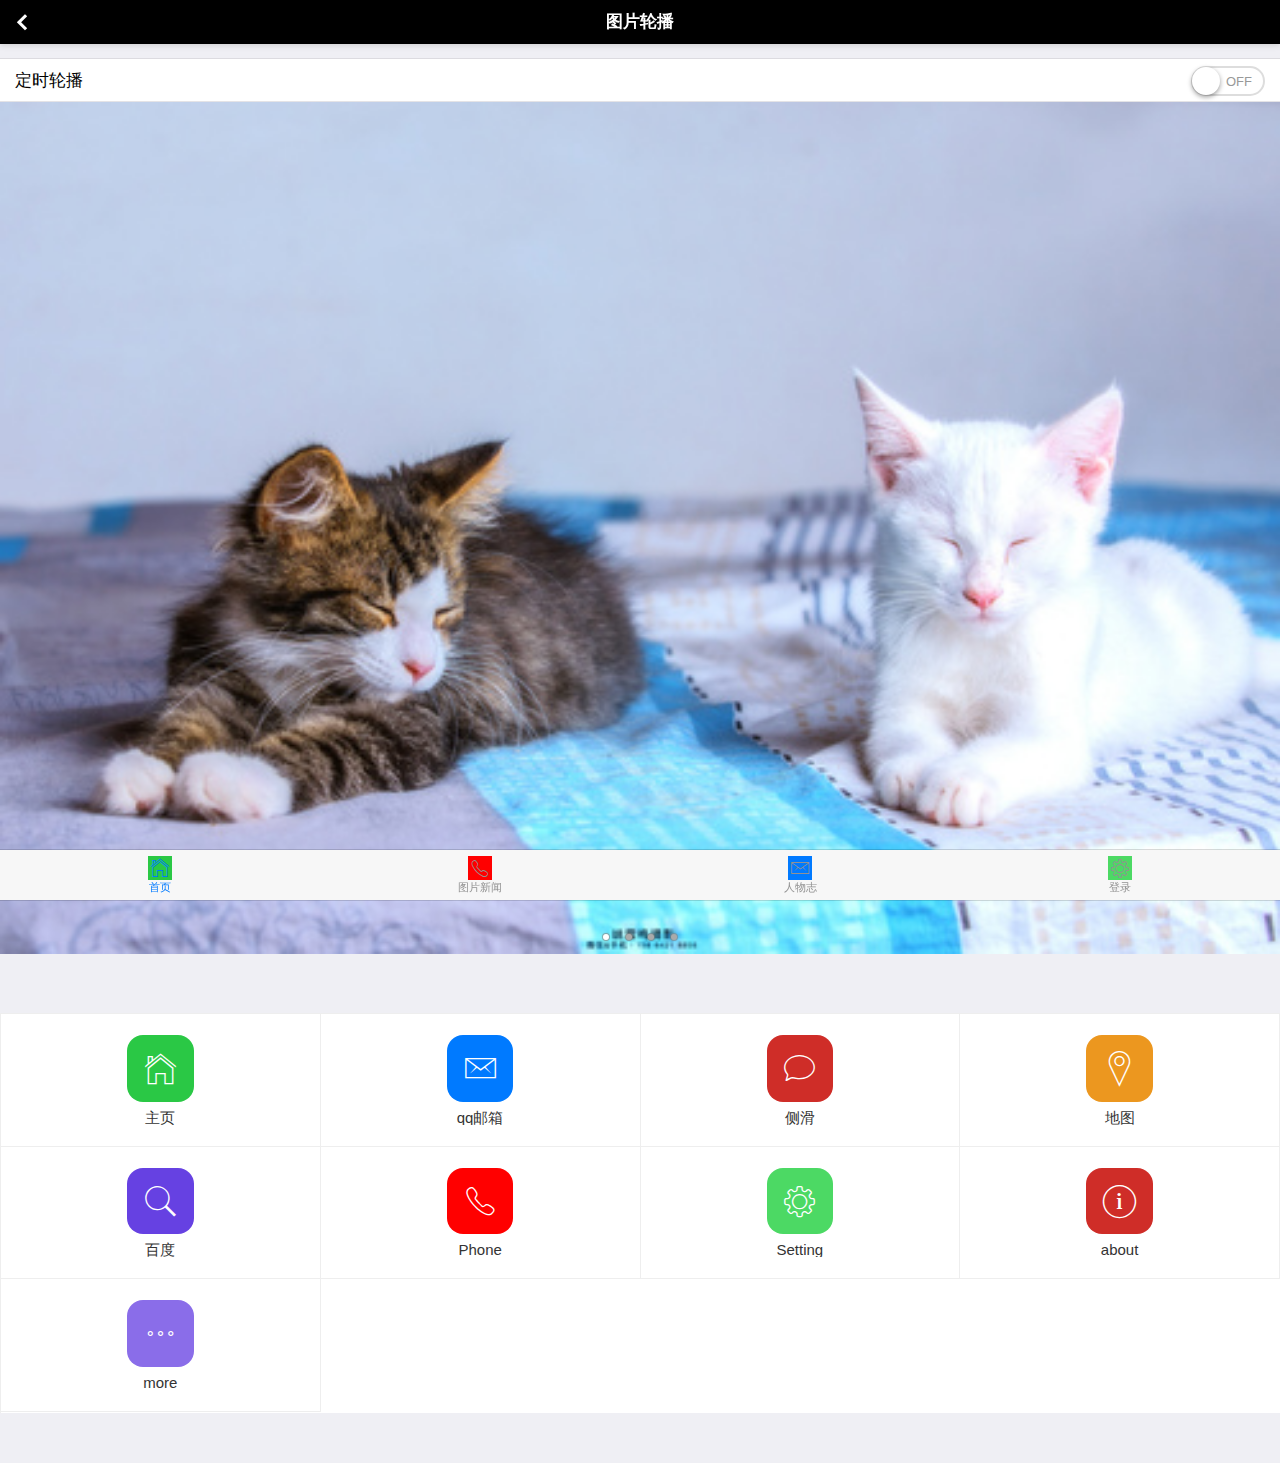
<file: app制作/index.html>
<!DOCTYPE html>
<html>

	<head>
		<meta charset="utf-8">
		<title>Hello MUI</title>
		<meta name="viewport" content="width=device-width, initial-scale=1,maximum-scale=1,user-scalable=no">
		<meta name="apple-mobile-web-app-capable" content="yes">
		<meta name="apple-mobile-web-app-status-bar-style" content="black">

		<!--标准mui.css-->
		<link rel="stylesheet" href="css/mui.min.css">
		<link rel="stylesheet" href="css/exam.css">
		<!--App自定义的css-->
		<!--<link rel="stylesheet" type="text/css" href="../css/app.css"/>-->
	</head>

	<body>
		<header class="mui-bar mui-bar-nav">
			<a class="mui-action-back mui-icon mui-icon-left-nav mui-pull-left"></a>
			<h1 class="mui-title">图片轮播</h1>
		</header>
		<div class="mui-content">
			<ul class="mui-table-view mui-table-view-chevron">
				<li id="switch" class="mui-table-view-cell">
					定时轮播
					<div class="mui-switch">
						<div class="mui-switch-handle"></div>
					</div>
				</li>
			</ul>
		</div>
		<div id="slider" class="mui-slider" >
			<div class="mui-slider-group mui-slider-loop">
				<!-- 额外增加的一个节点(循环轮播：第一个节点是最后一张轮播) -->
				<div class="mui-slider-item mui-slider-item-duplicate">
					<a href="#">
						<img src="images/yuantiao.jpg">
					</a>
				</div>
				<!-- 第一张 -->
				<div class="mui-slider-item">
					<a href="#">
						<img src="images/shuijiao.jpg">
					</a>
				</div>
				<!-- 第二张 -->
				<div class="mui-slider-item">
					<a href="#">
						<img src="images/muwu.jpg">
					</a>
				</div>
				<!-- 第三张 -->
				<div class="mui-slider-item">
					<a href="#">
						<img src="images/cbd.jpg">
					</a>
				</div>
				<!-- 第四张 -->
				<div class="mui-slider-item">
					<a href="#">
						<img src="images/yuantiao.jpg">
					</a>
				</div>
				<!-- 额外增加的一个节点(循环轮播：最后一个节点是第一张轮播) -->
				<div class="mui-slider-item mui-slider-item-duplicate">
					<a href="#">
						<img src="images/shuijiao.jpg">
					</a>
				</div>
			</div>
			<div class="mui-slider-indicator">
				<div class="mui-indicator mui-active"></div>
				<div class="mui-indicator"></div>
				<div class="mui-indicator"></div>
				<div class="mui-indicator"></div>
			</div>
		</div>
		<nav class="mui-bar mui-bar-tab">
		    <a class="mui-tab-item mui-active">
		        <span class="mui-icon mui-icon-home"></span>
		        <span class="mui-tab-label">首页</span>
		    </a>
		    <a class="mui-tab-item" href="imageviewer.html">
		        <span class="mui-icon mui-icon-phone"></span>
		        <span class="mui-tab-label">图片新闻</span>
		    </a>
		    <a class="mui-tab-item" href="page1.html">
		        <span class="mui-icon mui-icon-email"></span>
		        <span class="mui-tab-label">人物志</span>
		    </a>
		    <a class="mui-tab-item" href="login.html">
		        <span class="mui-icon mui-icon-gear"></span>
		        <span class="mui-tab-label">登录</span>
		    </a>
		</nav>
		<div class="mui-content">
		        <ul class="mui-table-view mui-grid-view mui-grid-9">
		            <li class="mui-table-view-cell mui-media mui-col-xs-4 mui-col-sm-3"><a href="">
		                    <span class="mui-icon mui-icon-home"></span>
		                    <div class="mui-media-body">主页</div></a></li>
		            <li class="mui-table-view-cell mui-media mui-col-xs-4 mui-col-sm-3"><a href="https://mail.qq.com">
		                    <span class="mui-icon mui-icon-email"></span></span>
		                    <div class="mui-media-body">qq邮箱</div></a></li>
		            <li class="mui-table-view-cell mui-media mui-col-xs-4 mui-col-sm-3"><a href="https://wx.qq.com">
		                    <span class="mui-icon mui-icon-chatbubble"></span>
		                    <div class="mui-media-body">侧滑</div></a></li>
		            <li class="mui-table-view-cell mui-media mui-col-xs-4 mui-col-sm-3"><a href="offcanvas-drag-left.html">
		                    <span class="mui-icon mui-icon-location"></span>
		                    <div class="mui-media-body">地图</div></a></li>
		            <li class="mui-table-view-cell mui-media mui-col-xs-4 mui-col-sm-3"><a href="https://www.baidu.com">
		                    <span class="mui-icon mui-icon-search"></span>
		                    <div class="mui-media-body">百度</div></a></li>
		            <li class="mui-table-view-cell mui-media mui-col-xs-4 mui-col-sm-3"><a href="#">
		                    <span class="mui-icon mui-icon-phone"></span>
		                    <div class="mui-media-body">Phone</div></a></li>
		            <li class="mui-table-view-cell mui-media mui-col-xs-4 mui-col-sm-3"><a href="#">
		                    <span class="mui-icon mui-icon-gear"></span>
		                    <div class="mui-media-body">Setting</div></a></li>
		            <li class="mui-table-view-cell mui-media mui-col-xs-4 mui-col-sm-3"><a href="#">
		                    <span class="mui-icon mui-icon-info"></span>
		                    <div class="mui-media-body">about</div></a></li>
		           <li class="mui-table-view-cell mui-media mui-col-xs-4 mui-col-sm-3"><a href="#">
		                    <span class="mui-icon mui-icon-more"></span>
		                    <div class="mui-media-body">more</div></a></li>
		        </ul> 
		</div>
		
		<script src="js/mui.min.js"></script>
		<script type="text/javascript" charset="utf-8">
			mui.init({
				swipeBack:true //启用右滑关闭功能
			});
			var slider = mui("#slider");
			document.getElementById("switch").addEventListener('toggle', function(e) {
				if (e.detail.isActive) {
					slider.slider({
						interval: 5000
					});
				} else {
					slider.slider({
						interval: 0
					});
				}
			});
		</script>
		<script >
        	mui.init();   	mui('body').on('tap','a',function(){document.location.href=this.href;});
	   </script>
		
	</body>

</html>
</file>
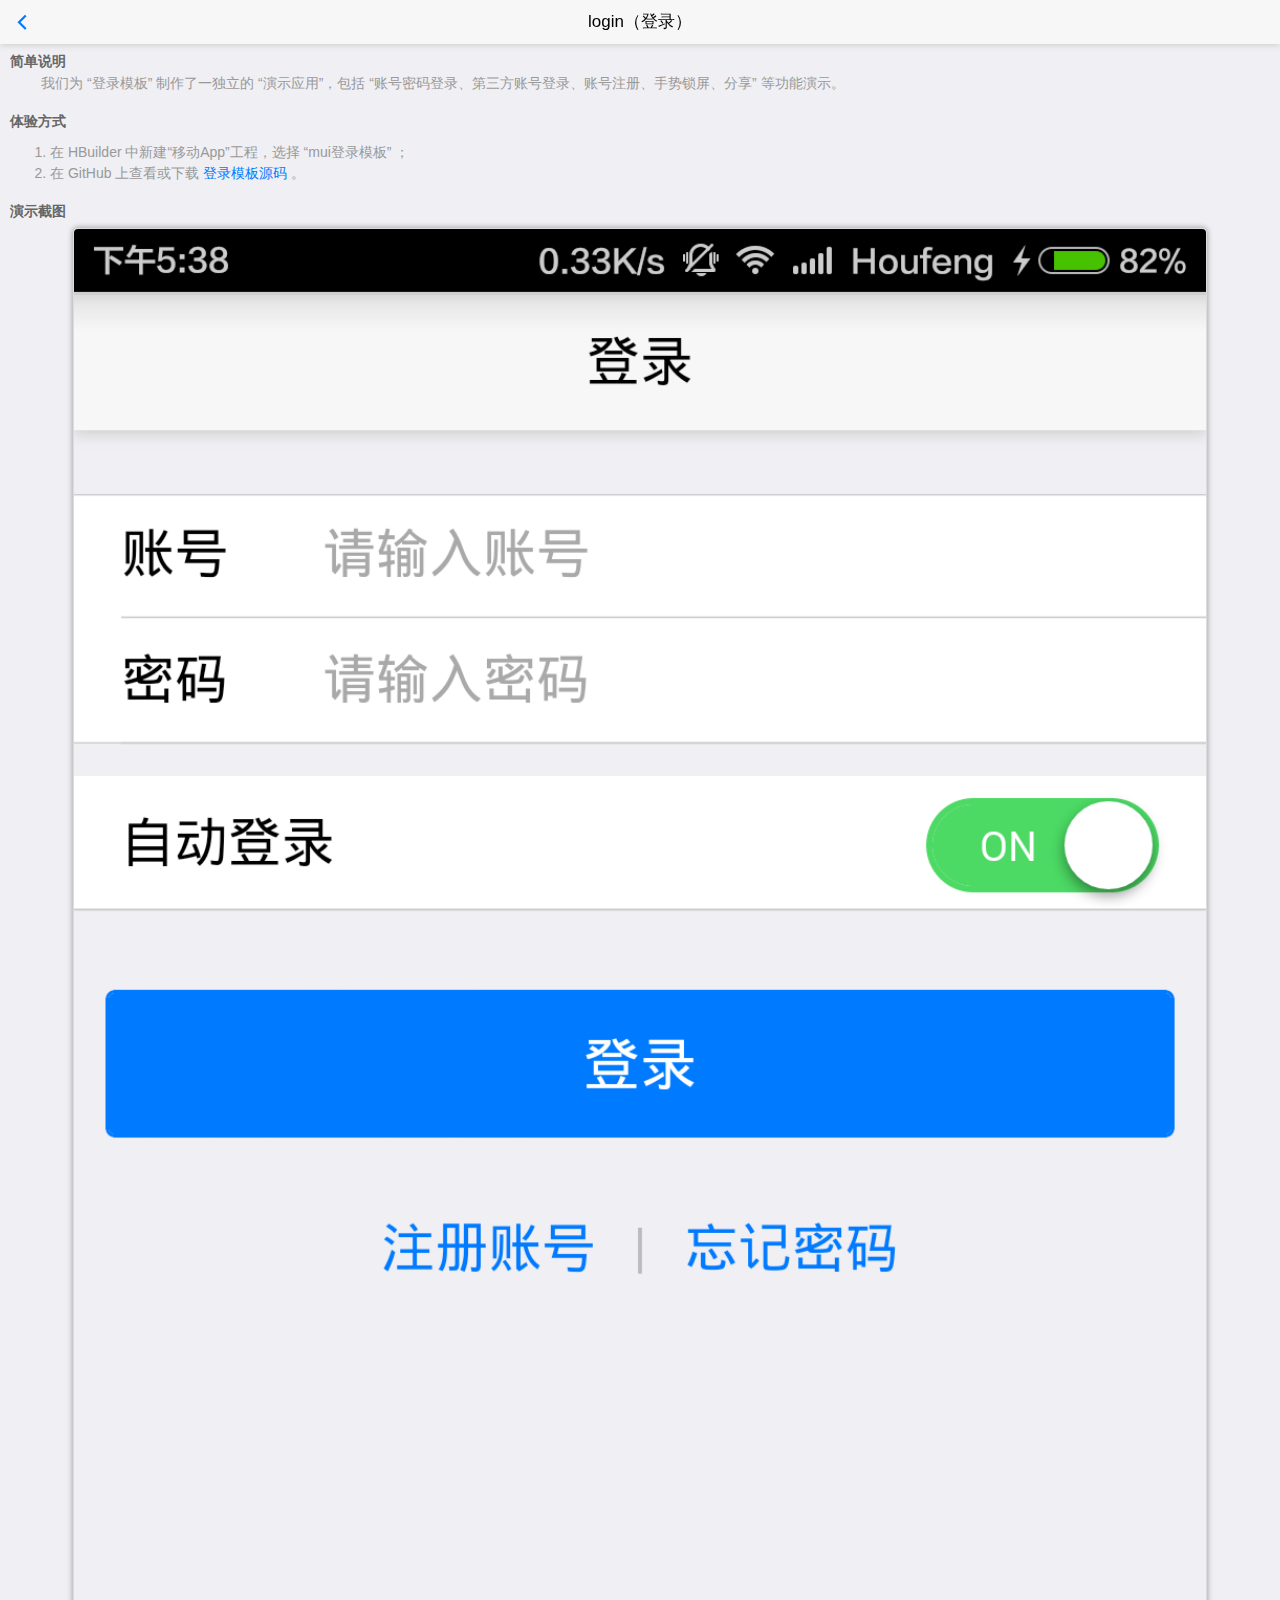
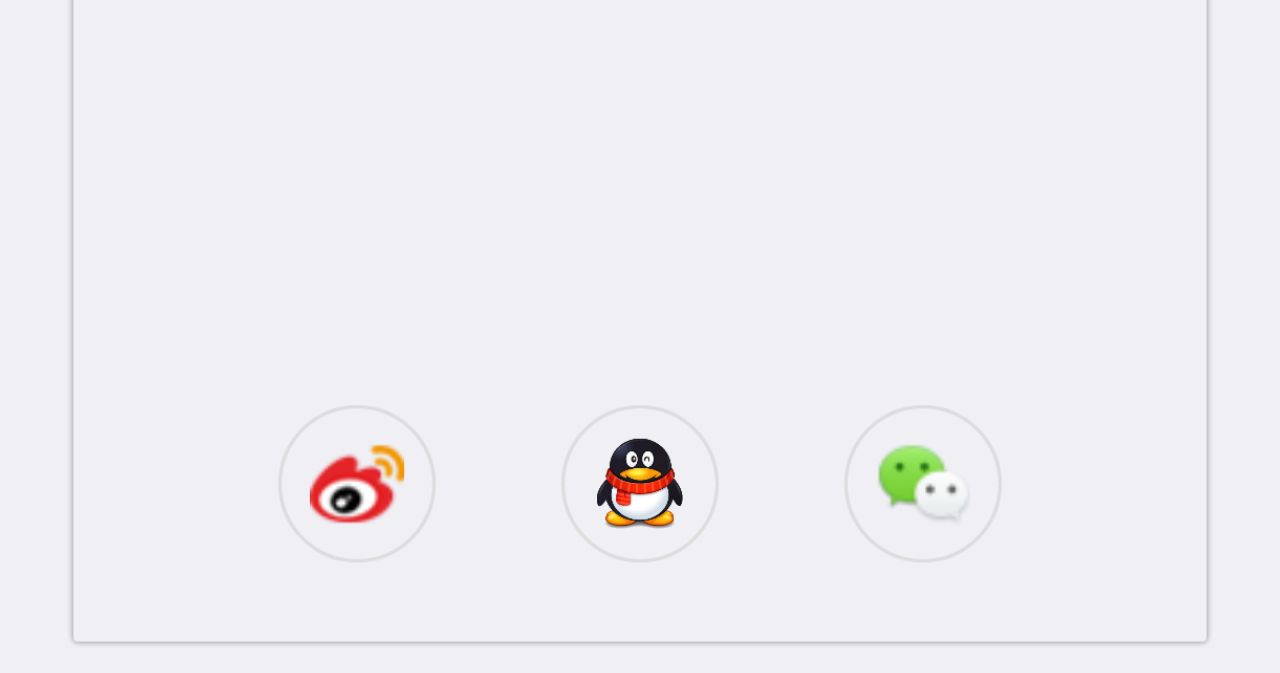
<file: app制作/login.html>
<!DOCTYPE html>
<html>

	<head>
		<meta charset="utf-8">
		<meta name="viewport" content="width=device-width,initial-scale=1,minimum-scale=1,maximum-scale=1,user-scalable=no" />
		<title></title>
		<link href="css/mui.min.css" rel="stylesheet" />
		<!--App自定义的css-->
		<link rel="stylesheet" type="text/css" href="css/app.css" />
		<style>
			h5,
			p,
			ol,
			li {
				color: #666;
				font-size: 14px;
			}
			h5 {
				font-weight: bold;
			}
			p,
			ol {
				padding: 5px auto;
				margin-bottom: 20px;
			}
			p,
			li {
				color: #999;
			}
			img {
				width: 90%;
				border: solid 1px #ddd;
				border-radius: 5px;
				box-shadow: 0px 0px 5px 1px #aaa;
				margin: 5px auto;
			}
		</style>
	</head>

	<body>
		<header class="mui-bar mui-bar-nav">
			<a class="mui-action-back mui-icon mui-icon-left-nav mui-pull-left"></a>
			<h1 class="mui-title">login（登录）</h1>
		</header>
		<div class="mui-content">
			<div class="mui-content-padded">
				<h5>简单说明</h5>
				<p>
					&nbsp;&nbsp;&nbsp;&nbsp;&nbsp;&nbsp;&nbsp;&nbsp;我们为 “登录模板” 制作了一独立的 “演示应用”，包括 “账号密码登录、第三方账号登录、账号注册、手势锁屏、分享” 等功能演示。
				</p>
				<h5>体验方式</h5>
				<ol>
					<li>在 HBuilder 中新建“移动App”工程，选择 “mui登录模板” ；</li>
					<li>在 GitHub 上查看或下载 <a _src='https://github.com/dcloudio/mui/tree/master/examples/login'>登录模板源码</a> 。
					</li>
				</ol>
				<h5>演示截图</h5>
				<p style="text-align: center;">
					<img src="images/login-1.png" />
				</p>
			</div>
		</div>
		<script src="js/mui.min.js"></script>
		<script type="text/javascript" charset="utf-8">
			(function(mui, window, document, undefined) {
				mui.init();
				var qsa = function() {
					return [].slice.call(document.querySelectorAll.apply(document, arguments));
				};
				qsa("[_src]").forEach(function(item) {
					item.addEventListener('tap', function() {
						var url = this.getAttribute('_src');
						if (url) {
							plus.runtime.openURL(url);
						};
					}, false);
				});
			})(mui, window, document, undefined);
		</script>
	</body>

</html>
</file>
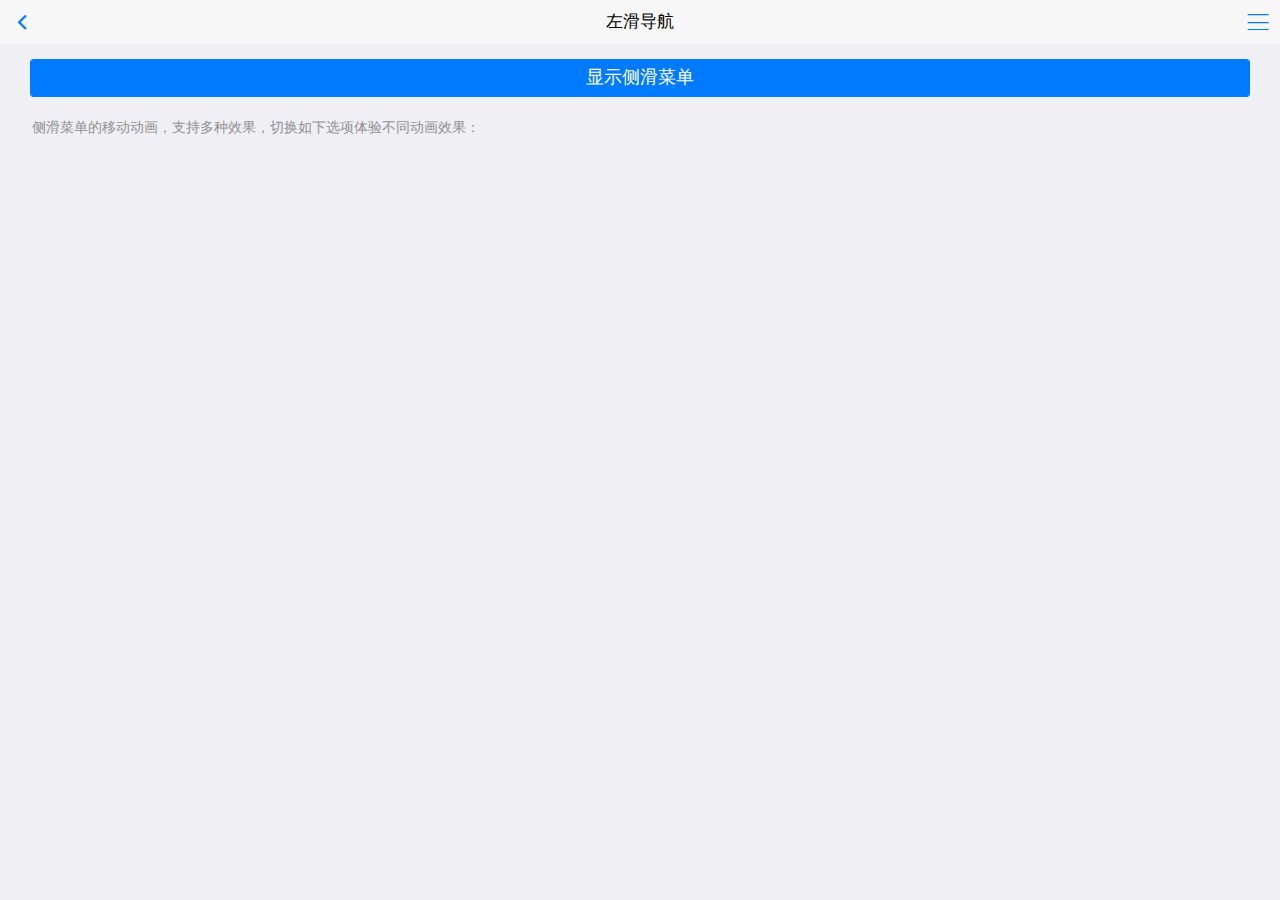
<file: app制作/offcanvas-drag-left.html>
<!DOCTYPE html>
<html>

	<head>
		<meta charset="utf-8">
		<title>Hello MUI</title>
		<meta name="viewport" content="width=device-width, initial-scale=1,maximum-scale=1,user-scalable=no">
		<meta name="apple-mobile-web-app-capable" content="yes">
		<meta name="apple-mobile-web-app-status-bar-style" content="black">

		<link rel="stylesheet" href="css/mui.min.css">
		<style>
			html,
			body {
				background-color: #efeff4;
			}
			p {
				text-indent: 22px;
			}
			span.mui-icon {
				font-size: 14px;
				color: #007aff;
				margin-left: -15px;
				padding-right: 10px;
			}
			.mui-off-canvas-right {
				color: #fff;
			}
			.title {
				margin: 35px 15px 10px;
			}
			.title+.content {
				margin: 10px 15px 35px;
				color: #bbb;
				text-indent: 1em;
				font-size: 14px;
				line-height: 24px;
			}
			input {
				color: #000;
			}
		</style>
	</head>

	<body>
		<!--侧滑菜单容器-->
		<div id="offCanvasWrapper" class="mui-off-canvas-wrap mui-draggable">
			<!--菜单部分-->
			<aside id="offCanvasSide" class="mui-off-canvas-right">
				<div id="offCanvasSideScroll" class="mui-scroll-wrapper">
					<div class="mui-scroll">
						<div class="title">侧滑导航</div>
						<div class="content">
							这是可拖动式侧滑菜单示例，你可以在这里放置任何内容；关闭侧滑菜单有多种方式： 1.在手机屏幕任意位置向右拖动(drag)；2.点击本侧滑菜单页之外的任意位置; 3.点击如下红色按钮
							<span class="android-only">；4.Android手机按back键；5.Android手机按menu键
							</span>。
							

						</div>
						<div class="title" style="margin-bottom: 25px;">侧滑列表示例</div>
						<ul class="mui-table-view mui-table-view-chevron mui-table-view-inverted">
							<li class="mui-table-view-cell">
								<a class="mui-navigate-right">
									Item 1
								</a>
							</li>
							<li class="mui-table-view-cell">
								<a class="mui-navigate-right">
									Item 2
								</a>
							</li>
							<li class="mui-table-view-cell">
								<a class="mui-navigate-right">
									Item 3
								</a>
							</li>
							<li class="mui-table-view-cell">
								<a class="mui-navigate-right">
									Item 4
								</a>
							</li>
							<li class="mui-table-view-cell">
								<a class="mui-navigate-right">
									Item 5
								</a>
							</li>
							<li class="mui-table-view-cell">
								<a class="mui-navigate-right">
								Item 6
							</a>
							</li>

						</ul>
					</div>
				</div>
			</aside>
			<div class="mui-inner-wrap">
				<header class="mui-bar mui-bar-nav">
					<a class="mui-action-back mui-icon mui-icon-back mui-pull-left"></a>
					<a id="offCanvasBtn" href="#offCanvasSide" class="mui-icon mui-action-menu mui-icon-bars mui-pull-right"></a>
					<h1 class="mui-title">左滑导航</h1>
				</header>
				<div id="offCanvasContentScroll" class="mui-content mui-scroll-wrapper">
					<div class="mui-scroll">
						<div class="mui-content-padded">
							
							<p style="padding: 5px 20px;margin-bottom: 5px;">
								<button id="offCanvasShow" type="button" class="mui-btn mui-btn-primary mui-btn-block" style="padding: 5px;">
									显示侧滑菜单
								</button>
							</p>
							<p>侧滑菜单的移动动画，支持多种效果，切换如下选项体验不同动画效果：</p>

						</div>

						

					</div>
				</div>
				<!-- off-canvas backdrop -->
				<div class="mui-off-canvas-backdrop"></div>
			</div>
		</div>
		<script src="js/mui.min.js"></script>
		<script>
			mui.init({
				swipeBack: false,
			});
			 //侧滑容器父节点
			var offCanvasWrapper = mui('#offCanvasWrapper');
			 //主界面容器
			var offCanvasInner = offCanvasWrapper[0].querySelector('.mui-inner-wrap');
			 //菜单容器
			var offCanvasSide = document.getElementById("offCanvasSide");
			 //Android暂不支持整体移动动画
			if (!mui.os.android) {
				document.getElementById("move-togger").classList.remove('mui-hidden');
				var spans = document.querySelectorAll('.android-only');
				for (var i = 0, len = spans.length; i < len; i++) {
					spans[i].style.display = "none";
				}
			}
			 //移动效果是否为整体移动
			var moveTogether = false;
			 //侧滑容器的class列表，增加.mui-slide-in即可实现菜单移动、主界面不动的效果；
			var classList = offCanvasWrapper[0].classList;
			 //变换侧滑动画移动效果；
			mui('.mui-input-group').on('change', 'input', function() {
				if (this.checked) {
					offCanvasSide.classList.remove('mui-transitioning');
					offCanvasSide.setAttribute('style', '');
					classList.remove('mui-slide-in');
					classList.remove('mui-scalable');
					switch (this.value) {
						case 'main-move':
							if (moveTogether) {
								//仅主内容滑动时，侧滑菜单在off-canvas-wrap内，和主界面并列
								offCanvasWrapper[0].insertBefore(offCanvasSide, offCanvasWrapper[0].firstElementChild);
								moveTogether = false;
							}
							break;
						case 'main-move-scalable':
							if (moveTogether) {
								//仅主内容滑动时，侧滑菜单在off-canvas-wrap内，和主界面并列
								offCanvasWrapper[0].insertBefore(offCanvasSide, offCanvasWrapper[0].firstElementChild);
							}
							classList.add('mui-scalable');
							break;
						case 'menu-move':
							classList.add('mui-slide-in');
							break;
						case 'all-move':
							moveTogether = true;
							//整体滑动时，侧滑菜单在inner-wrap内
							offCanvasInner.insertBefore(offCanvasSide, offCanvasInner.firstElementChild);
							break;
					}
					offCanvasWrapper.offCanvas().refresh();
				}
			});
			document.getElementById('offCanvasShow').addEventListener('tap', function() {
				offCanvasWrapper.offCanvas('show');
			});
			document.getElementById('offCanvasHide').addEventListener('tap', function() {
				offCanvasWrapper.offCanvas('close');
			});
			 //主界面和侧滑菜单界面均支持区域滚动；
			mui('#offCanvasSideScroll').scroll();
			mui('#offCanvasContentScroll').scroll();
			 //实现ios平台的侧滑关闭页面；
			if (mui.os.plus && mui.os.ios) {
				offCanvasWrapper[0].addEventListener('shown', function(e) { //菜单显示完成事件
					plus.webview.currentWebview().setStyle({
						'popGesture': 'none'
					});
				});
				offCanvasWrapper[0].addEventListener('hidden', function(e) { //菜单关闭完成事件
					plus.webview.currentWebview().setStyle({
						'popGesture': 'close'
					});
				});
			}
		</script>
	</body>

</html>
</file>
<file: app制作/css/exam.css>
.mui-bar-nav{
	background-color: #000000;
}
.mui-bar-nav .mui-title,.mui-bar-nav a{
	color: #FFFFFF;
	font-weight: 600;
}
.mui-grid-view.mui-grid-9{background: #FFFFFF;}
.mui-table-view.mui-grid-view .mui-table-view-cell span{
	font-size: 2em;
	padding: 0.8rem;
	color: #FFFFFF;
	text-align: center;
	border-radius: 1rem;
	background-image: none;
}
.mui-icon.mui-icon-home{
	background-color: #2AC845;
}
.mui-icon-email{
	background-color: #007AFF;
}
.mui-icon-chatbubble{
	background-color: #CF2D28;
}
.mui-icon-location{
	background-color: #EC971F;
}
.mui-icon-search{
	background-color: #6641E2;
}
.mui-icon-phone{
	background-color: #FF0000;
}
.mui-icon-gear{
	background-color: #4CD964;
}
.mui-icon-info{
	background-color: #CF2D28;
}
.mui-icon-more{
	background-color: #8A6DE9;
}
</file>
<file: app制作/css/app.css>
/*
 *这是单独为hello mui准备的个性化css，可以覆盖标准mui的css定义；
 * 在实际项目开发时，建议为App单独写一个css文件，从而实现项目的自定义皮肤功能；
 * 
 * */
.mui-plus header.mui-bar{
	display: none;
}
.mui-plus .mui-bar-nav~.mui-content{
	padding: 0;
}

/*hm开头的表示仅为 Hello MUI示例定义*/
.hm-description{
	margin: .5em 0;
}

.hm-description>li {
	font-size: 14px;
	color: #8f8f94;
}
</file>
